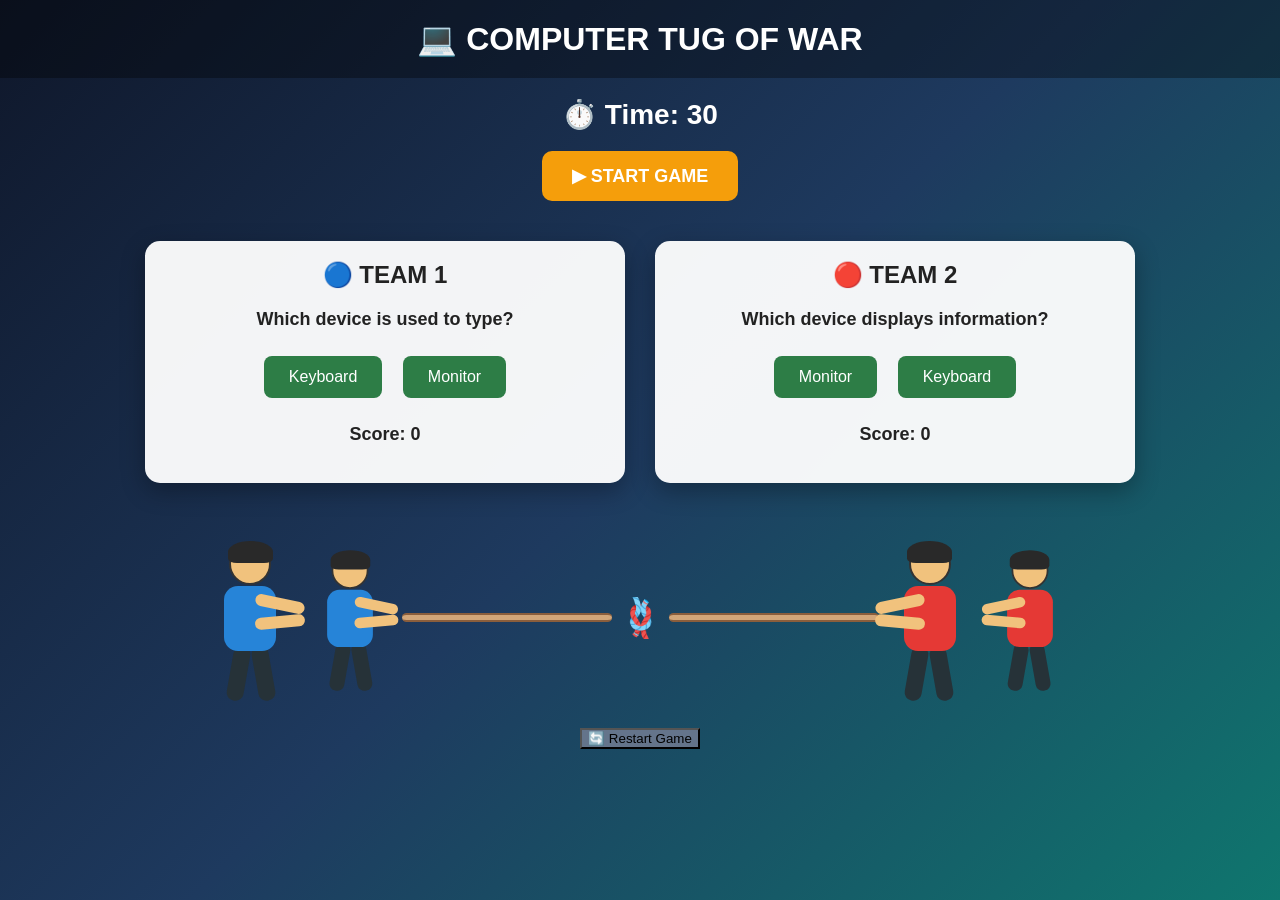
<file: index.html>
<!DOCTYPE html>
<html lang="en">

<head>

    <meta charset="UTF-8">

    <meta name="viewport" content="width=device-width, initial-scale=1.0">

    <title>Computer Tug of War</title>

    <link rel="stylesheet" href="style.css">

</head>


<body>

    <!-- GAME TITLE -->

    <h1>💻 COMPUTER TUG OF WAR</h1>


    <!-- TIMER -->

    <div id="timer">
        ⏱️ Time: 30
    </div>


    <!-- START BUTTON -->

    <button id="startBtn" onclick="startGame()">
        ▶ START GAME
    </button>


    <!-- =========================
         TEAMS
    ========================== -->

    <div class="teams">


        <!-- TEAM 1 -->

        <div class="team-box">

            <h2>🔵 TEAM 1</h2>

            <p id="question1">
                Which device is used to type?
            </p>

            <button onclick="checkAnswer(1, 'Keyboard')">
                Keyboard
            </button>

            <button onclick="checkAnswer(1, 'Monitor')">
                Monitor
            </button>

            <p>
                Score: <span id="score1">0</span>
            </p>

        </div>



        <!-- TEAM 2 -->

        <div class="team-box">

            <h2>🔴 TEAM 2</h2>

            <p id="question2">
                Which device displays information?
            </p>

            <button onclick="checkAnswer(2, 'Monitor')">
                Monitor
            </button>

            <button onclick="checkAnswer(2, 'Keyboard')">
                Keyboard
            </button>

            <p>
                Score: <span id="score2">0</span>
            </p>

        </div>

    </div>



    <!-- =========================
         TUG OF WAR
    ========================== -->

    <div class="game-area">


        <!-- IMPORTANT:
             STUDENTS + ROPE
             ARE IN ONE GROUP
        -->

        <div id="tugGame">


            <!-- TEAM 1 STUDENTS -->

            <div class="student-team left-team">


                <!-- STUDENT 1 -->

                <div class="student student1">

                    <div class="head"></div>

                    <div class="hair"></div>

                    <div class="body"></div>

                    <div class="left-arm"></div>

                    <div class="right-arm"></div>

                    <div class="left-leg"></div>

                    <div class="right-leg"></div>

                </div>



                <!-- STUDENT 2 -->

                <div class="student student2">

                    <div class="head"></div>

                    <div class="hair"></div>

                    <div class="body"></div>

                    <div class="left-arm"></div>

                    <div class="right-arm"></div>

                    <div class="left-leg"></div>

                    <div class="right-leg"></div>

                </div>

            </div>



            <!-- =========================
                 ROPE
            ========================== -->

            <div id="rope">

                <span class="rope-line"></span>

                <span class="rope-knot">
                    🪢
                </span>

                <span class="rope-line"></span>

            </div>



            <!-- TEAM 2 STUDENTS -->

            <div class="student-team right-team">


                <!-- STUDENT 3 -->

                <div class="student student3">

                    <div class="head"></div>

                    <div class="hair"></div>

                    <div class="body"></div>

                    <div class="left-arm"></div>

                    <div class="right-arm"></div>

                    <div class="left-leg"></div>

                    <div class="right-leg"></div>

                </div>



                <!-- STUDENT 4 -->

                <div class="student student4">

                    <div class="head"></div>

                    <div class="hair"></div>

                    <div class="body"></div>

                    <div class="left-arm"></div>

                    <div class="right-arm"></div>

                    <div class="left-leg"></div>

                    <div class="right-leg"></div>

                </div>

            </div>


        </div>

    </div>



    <!-- RESTART BUTTON -->

    <button onclick="resetGame()">
        🔄 Restart Game
    </button>



    <!-- JAVASCRIPT -->

    <script src="script.js"></script>


</body>

</html>
</file>
<file: style.css>
body {
    margin: 0;
    font-family: Arial, sans-serif;
    background: linear-gradient(135deg, #0f172a, #1e3a5f, #0f766e);
    color: white;
    text-align: center;
    min-height: 100vh;
}


/* =========================
   TITLE
========================= */

h1 {
    background: rgba(0, 0, 0, 0.35);
    color: white;
    margin: 0;
    padding: 20px;
    font-size: 32px;
}


/* =========================
   TIMER
========================= */

#timer {
    font-size: 28px;
    font-weight: bold;
    margin: 20px;
}


/* =========================
   START BUTTON
========================= */

#startBtn {
    background-color: #f59e0b;
    color: white;
    border: none;
    padding: 14px 30px;
    margin: 0 0 10px 0;
    font-size: 18px;
    font-weight: bold;
    border-radius: 10px;
    cursor: pointer;
    transition: 0.2s;
}

#startBtn:hover {
    background-color: #d97706;
    transform: scale(1.05);
}

#startBtn:disabled {
    background-color: #777;
    cursor: not-allowed;
    transform: none;
}


/* =========================
   TEAMS
========================= */

.teams {
    display: flex;
    justify-content: center;
    gap: 30px;
    margin: 30px 40px;
}


/* =========================
   TEAM BOX
========================= */

.team-box {
    background: rgba(255, 255, 255, 0.95);
    color: #222;
    width: 40%;
    padding: 20px;
    border-radius: 15px;
    box-shadow: 0 8px 25px rgba(0, 0, 0, 0.3);
}

.team-box h2 {
    margin-top: 0;
}

.team-box p {
    font-size: 18px;
    font-weight: bold;
}


/* =========================
   ANSWER BUTTONS
========================= */

.team-box button {
    background-color: #2d7d46;
    color: white;
    border: none;
    padding: 12px 25px;
    margin: 8px;
    font-size: 16px;
    border-radius: 8px;
    cursor: pointer;
    transition: 0.2s;
}

.team-box button:hover {
    background-color: #1f5c33;
    transform: scale(1.05);
}


/* =========================
   GAME AREA
========================= */

.game-area {
    width: 100%;
    height: 210px;
    margin-top: 25px;

    display: flex;
    justify-content: center;
    align-items: center;

    overflow: hidden;
}


/* =========================
   WHOLE TUG-OF-WAR GROUP
========================= */

#tugGame {
    display: flex;
    align-items: center;
    justify-content: center;

    width: 900px;
    height: 190px;

    transition: transform 0.5s ease;
}


/* =========================
   STUDENT TEAMS
========================= */

.student-team {
    display: flex;
    align-items: center;

    width: 210px;

    position: relative;
    z-index: 3;
}


/* Left students face rope */

.left-team {
    justify-content: flex-end;
}


/* Right students face rope */

.right-team {
    justify-content: flex-start;
}


/* =========================
   STUDENT
========================= */

.student {
    width: 100px;
    height: 160px;

    position: relative;

    flex-shrink: 0;
}


/* =========================
   HEAD
========================= */

.student .head {
    position: absolute;

    width: 42px;
    height: 42px;

    background: #f1c27d;

    border: 2px solid #333;
    border-radius: 50%;

    top: 5px;
    left: 29px;

    z-index: 3;
}


/* =========================
   HAIR
========================= */

.student .hair {
    position: absolute;

    width: 45px;
    height: 22px;

    background: #292929;

    border-radius: 50% 50% 20% 20%;

    top: 3px;
    left: 28px;

    z-index: 4;
}


/* =========================
   BODY
========================= */

.student .body {
    position: absolute;

    width: 52px;
    height: 65px;

    background: #2684d8;

    border-radius: 14px;

    top: 48px;
    left: 24px;

    z-index: 2;
}


/* =========================
   ARMS
========================= */

.student .left-arm,
.student .right-arm {
    position: absolute;

    width: 50px;
    height: 12px;

    background: #f1c27d;

    border-radius: 10px;

    z-index: 5;
}


/* Arms extend toward rope */

.left-arm {
    top: 60px;
    left: 55px;

    transform: rotate(12deg);
}

.right-arm {
    top: 78px;
    left: 55px;

    transform: rotate(-5deg);
}


/* =========================
   LEGS
========================= */

.student .left-leg,
.student .right-leg {
    position: absolute;

    width: 17px;
    height: 55px;

    background: #263238;

    border-radius: 8px;

    top: 108px;

    z-index: 1;
}

.student .left-leg {
    left: 30px;
    transform: rotate(10deg);
}

.student .right-leg {
    left: 55px;
    transform: rotate(-10deg);
}


/* =========================
   TEAM 2 STUDENTS
========================= */

.right-team .student {
    transform: scaleX(-1);
}


/* Team 2 shirt */

.right-team .body {
    background: #e53935;
}


/* =========================
   SECOND STUDENTS
========================= */

.student2,
.student4 {
    transform: scale(0.88);
}


/* Keep Team 2 second student facing left */

.right-team .student4 {
    transform: scaleX(-1) scale(0.88);
}


/* =========================
   ROPE
========================= */

#rope {
    width: 480px;
    height: 60px;

    display: flex;
    align-items: center;
    justify-content: center;

    flex-shrink: 0;

    z-index: 2;
}


/* Rope itself */

.rope-line {
    display: block;

    width: 210px;
    height: 9px;

    background: #d2a679;

    border-radius: 10px;

    border-top: 2px solid #8b5e3c;
    border-bottom: 2px solid #8b5e3c;
}


/* Center knot */

.rope-knot {
    font-size: 38px;

    margin: 0 5px;

    z-index: 5;
}


/* =========================
   RESTART BUTTON
========================= */

button[onclick="resetGame()"] {
    background-color: #64748b;

    margin-top: 5px;
}

button[onclick="resetGame()"]:hover {
    background-color: #475569;
}
/* =========================
   MOBILE RESPONSIVE DESIGN
   ========================= */

* {
    box-sizing: border-box;
}

html, body {
    width: 100%;
    max-width: 100%;
    overflow-x: hidden;
}

@media (max-width: 600px) {

    h1 {
        font-size: 24px;
        padding: 16px 8px;
        line-height: 1.2;
        white-space: normal;
    }

    #timer {
        font-size: 24px;
        margin: 15px 5px;
    }

    #startBtn {
        width: 75%;
        max-width: 350px;
        font-size: 20px;
        padding: 14px 10px;
        margin: 10px auto 25px;
    }

    .teams {
        width: 100%;
        display: flex;
        gap: 10px;
        margin: 20px 0;
        padding: 0 10px;
        justify-content: center;
        align-items: stretch;
    }

    .team-box {
        width: 50%;
        padding: 15px 8px;
        border-radius: 15px;
    }

    .team-box h2 {
        font-size: 25px;
        margin: 5px 0 20px;
    }

    .team-box p {
        font-size: 18px;
        line-height: 1.3;
    }

    .team-box button {
        width: 95%;
        margin: 7px auto;
        padding: 12px 5px;
        font-size: 17px;
    }

    #rope {
        font-size: 35px;
        max-width: 100%;
        overflow: hidden;
    }

    .game-area {
        width: 100%;
        margin-top: 25px;
        overflow: hidden;
    }
}
/* =========================
   MOBILE RESPONSIVE
========================= */

@media (max-width: 600px) {

    /* TITLE */
    h1 {
        font-size: 24px;
        padding: 16px 10px;
    }


    /* TIMER */
    #timer {
        font-size: 24px;
        margin: 18px 10px;
    }


    /* START BUTTON */
    #startBtn {
        font-size: 16px;
        padding: 14px 25px;
    }


    /* TEAM BOXES */
    .teams {
        gap: 18px;
        margin: 25px 18px;
    }

    .team-box {
        width: 50%;
        padding: 15px 8px;
        box-sizing: border-box;
    }

    .team-box h2 {
        font-size: 20px;
    }

    .team-box p {
        font-size: 16px;
        line-height: 1.4;
    }


    /* ANSWER BUTTONS */
    .team-box button {
        width: 90%;
        margin: 8px auto;
        padding: 12px 5px;
        font-size: 15px;
        display: block;
    }


    /* =========================
       TUG OF WAR MOBILE
    ========================= */

    .game-area {
        width: 100%;
        height: 130px;
        margin-top: 5px;
        overflow: hidden;
    }


    #tugGame {
        width: 900px;
        height: 190px;

        /* Mobile par pura game chhota */
        zoom: 0.42;
    }

}
</file>
